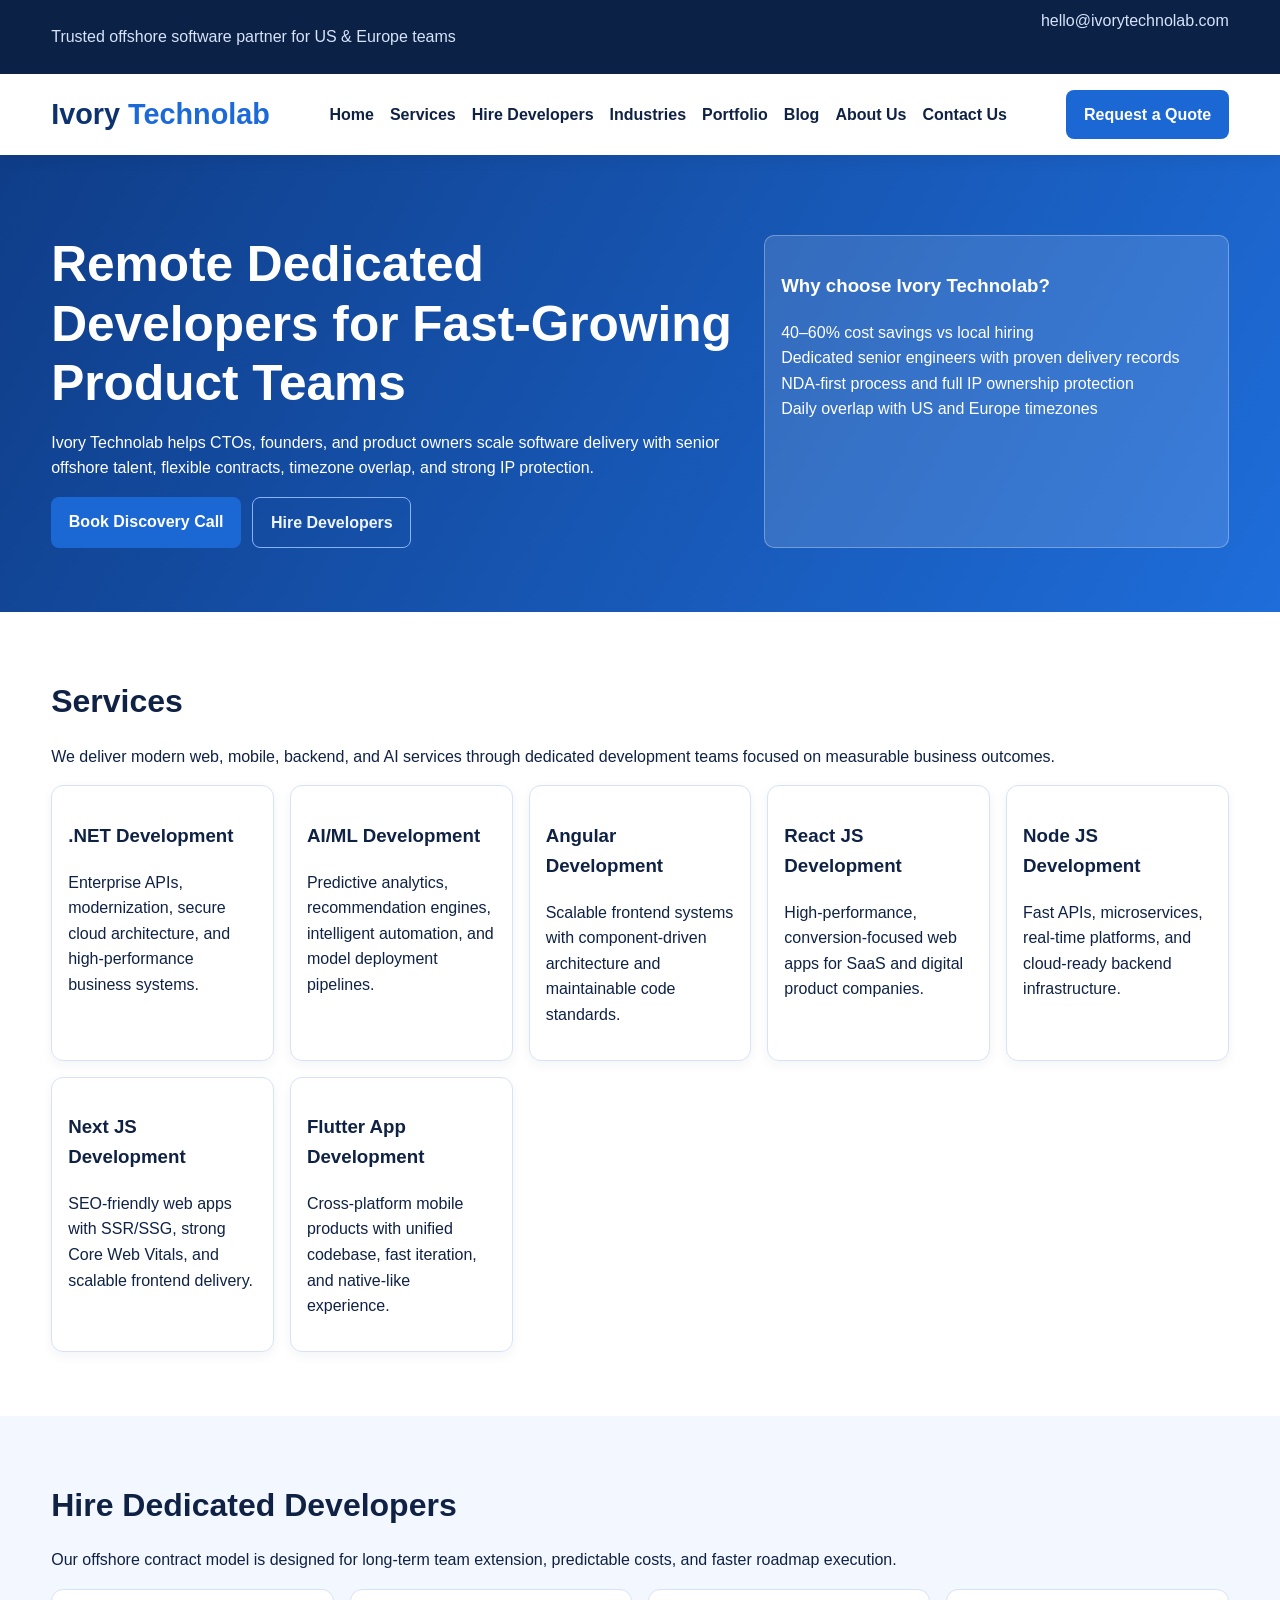
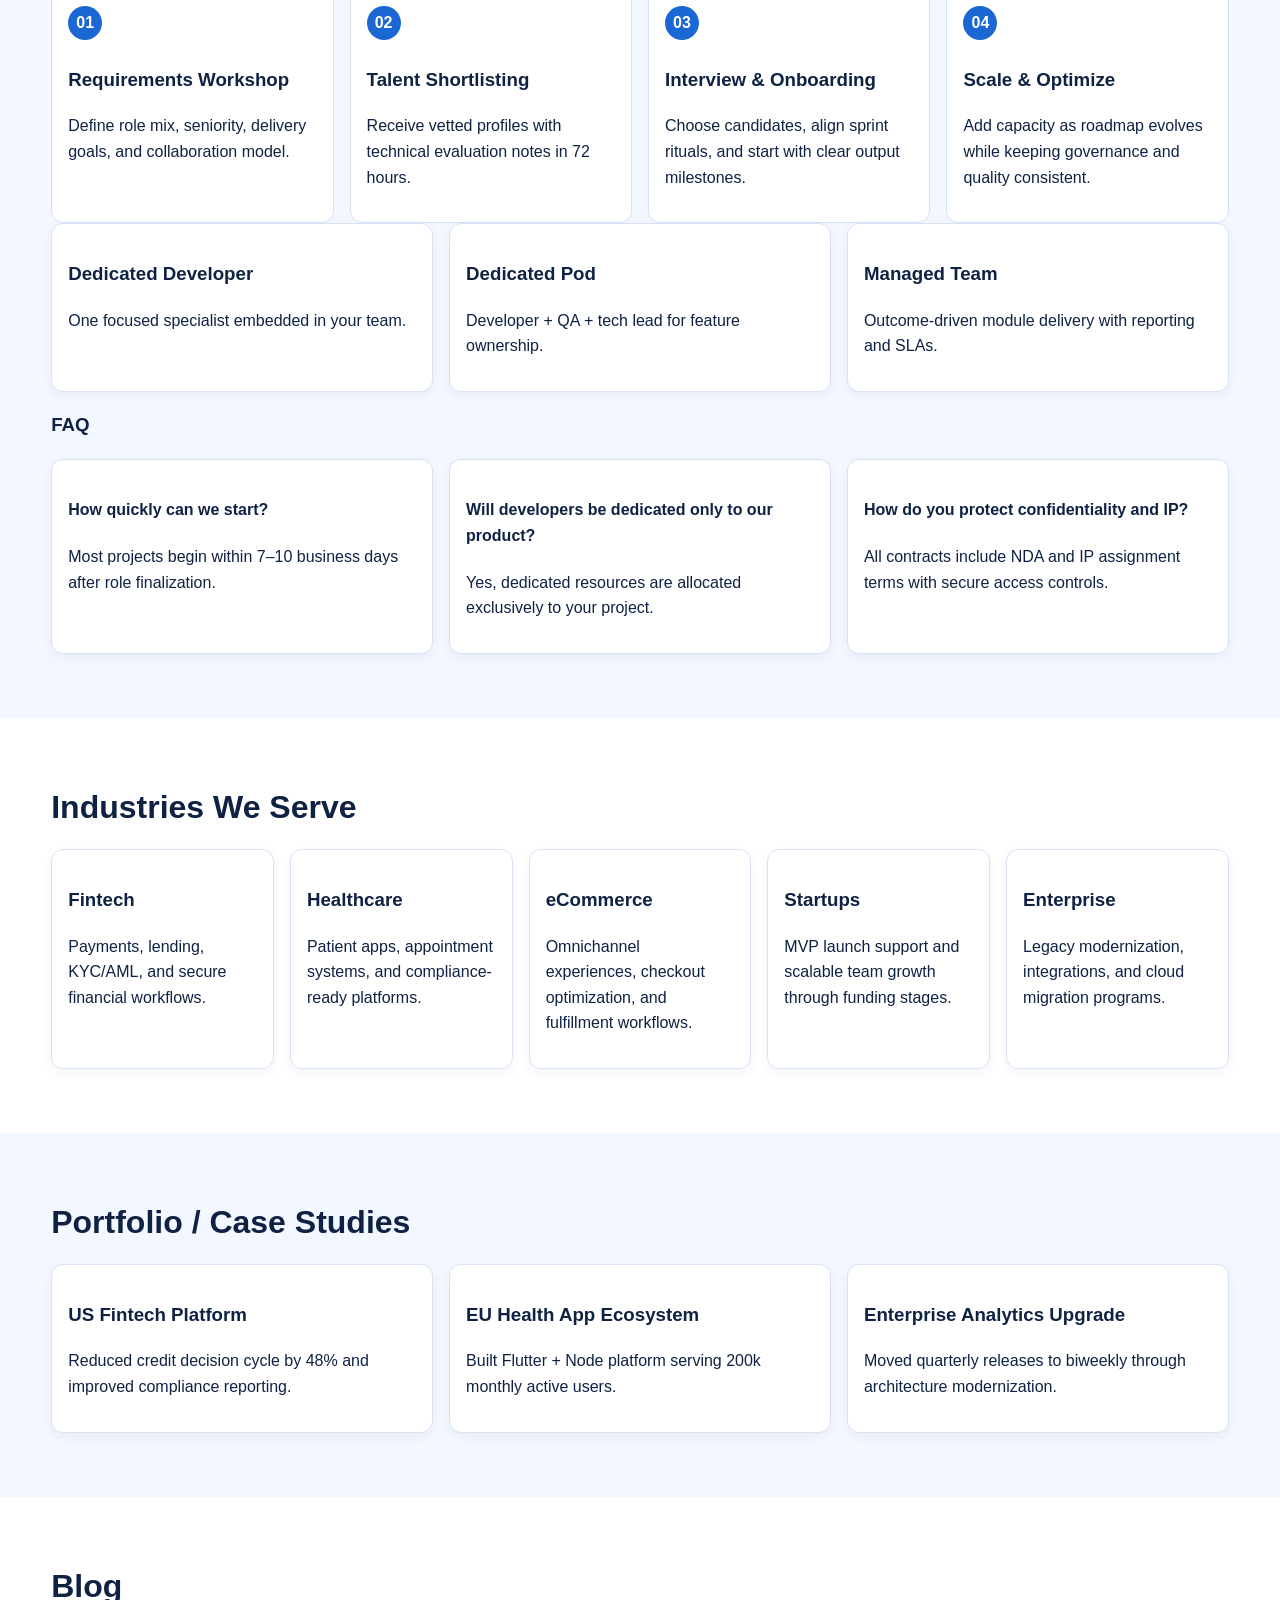
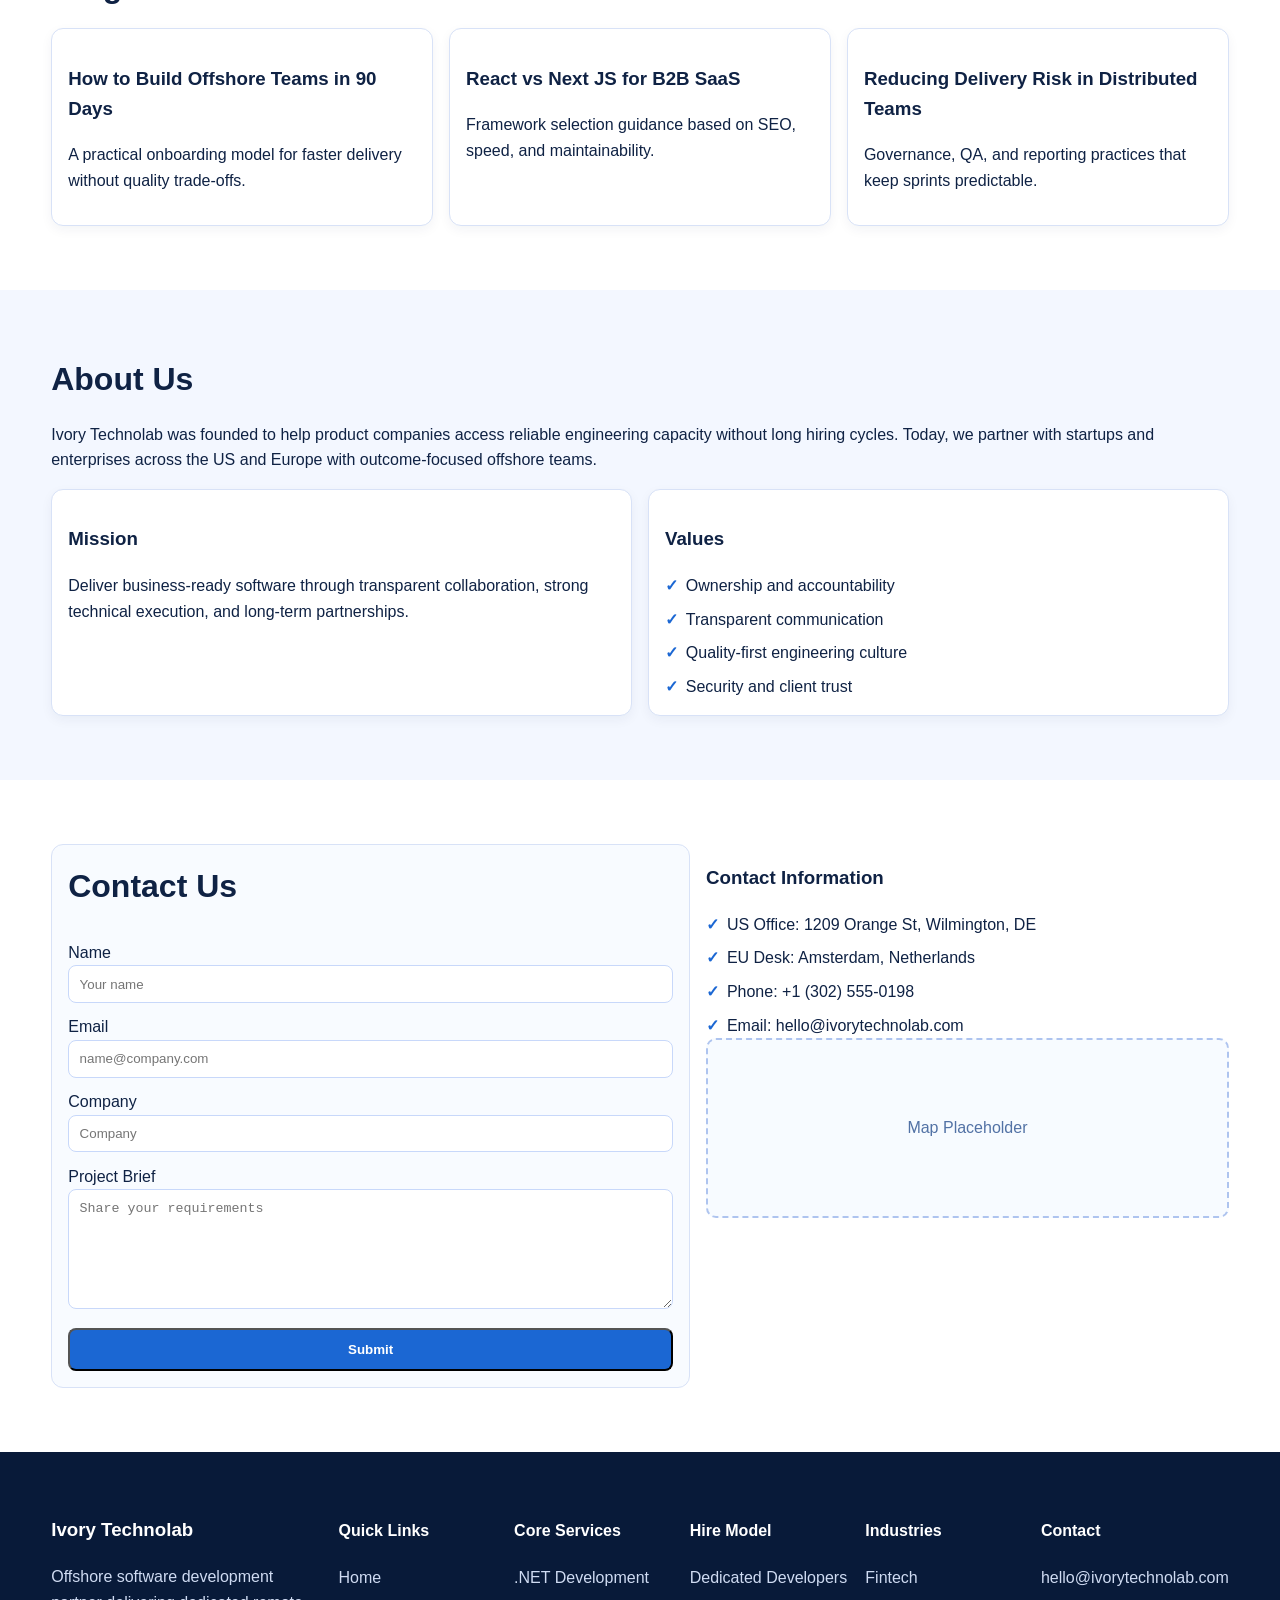
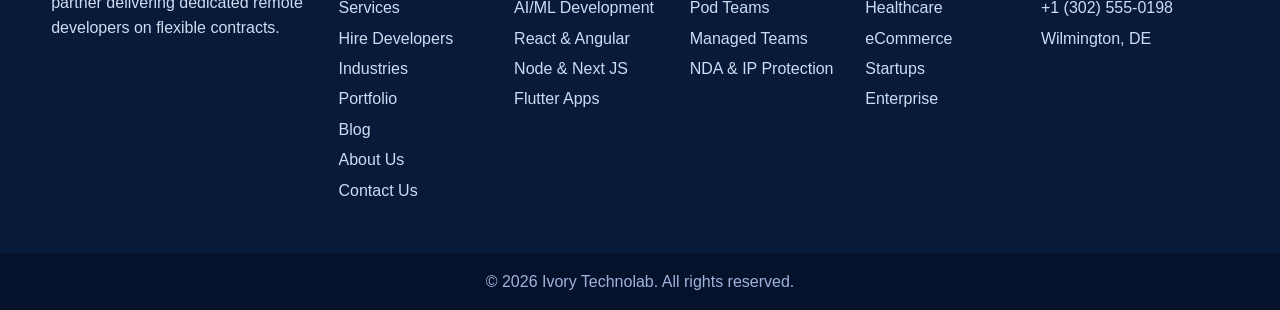
<file: index.html>
<!doctype html>
<html lang="en">
<head>
  <meta charset="UTF-8" />
  <meta name="viewport" content="width=device-width, initial-scale=1.0" />
  <title>Ivory Technolab | Offshore Software Development & Dedicated Remote Developers</title>
  <meta name="description" content="Ivory Technolab is an offshore software development company offering dedicated remote developers on contract for US and Europe businesses." />
  <link rel="stylesheet" href="assets/css/styles.css" />
</head>
<body>
<header class="site-header">
  <div class="topbar"><div class="container topbar-inner"><p>Trusted offshore software partner for US & Europe teams</p><a href="mailto:hello@ivorytechnolab.com">hello@ivorytechnolab.com</a></div></div>
  <div class="container nav-row">
    <a href="#home" class="logo">Ivory <span>Technolab</span></a>
    <button class="menu-toggle" aria-label="Toggle navigation">☰</button>
    <nav class="main-nav"><ul>
      <li><a href="#home">Home</a></li>
      <li><a href="#services">Services</a></li>
      <li><a href="#hire-developers">Hire Developers</a></li>
      <li><a href="#industries">Industries</a></li>
      <li><a href="#portfolio">Portfolio</a></li>
      <li><a href="#blog">Blog</a></li>
      <li><a href="#about">About Us</a></li>
      <li><a href="#contact">Contact Us</a></li>
    </ul></nav>
    <a class="btn btn-primary" href="#contact">Request a Quote</a>
  </div>
</header>

<main>
<section class="hero" id="home"><div class="container hero-grid"><div><h1>Remote Dedicated Developers for Fast-Growing Product Teams</h1><p>Ivory Technolab helps CTOs, founders, and product owners scale software delivery with senior offshore talent, flexible contracts, timezone overlap, and strong IP protection.</p><div class="hero-actions"><a class="btn btn-primary" href="#contact">Book Discovery Call</a><a class="btn btn-outline" href="#hire-developers">Hire Developers</a></div></div><aside class="hero-panel"><h3>Why choose Ivory Technolab?</h3><ul><li>40–60% cost savings vs local hiring</li><li>Dedicated senior engineers with proven delivery records</li><li>NDA-first process and full IP ownership protection</li><li>Daily overlap with US and Europe timezones</li></ul></aside></div></section>

<section class="section" id="services"><div class="container"><h2>Services</h2><p>We deliver modern web, mobile, backend, and AI services through dedicated development teams focused on measurable business outcomes.</p><div class="cards three">
<article class="card"><h3>.NET Development</h3><p>Enterprise APIs, modernization, secure cloud architecture, and high-performance business systems.</p></article>
<article class="card"><h3>AI/ML Development</h3><p>Predictive analytics, recommendation engines, intelligent automation, and model deployment pipelines.</p></article>
<article class="card"><h3>Angular Development</h3><p>Scalable frontend systems with component-driven architecture and maintainable code standards.</p></article>
<article class="card"><h3>React JS Development</h3><p>High-performance, conversion-focused web apps for SaaS and digital product companies.</p></article>
<article class="card"><h3>Node JS Development</h3><p>Fast APIs, microservices, real-time platforms, and cloud-ready backend infrastructure.</p></article>
<article class="card"><h3>Next JS Development</h3><p>SEO-friendly web apps with SSR/SSG, strong Core Web Vitals, and scalable frontend delivery.</p></article>
<article class="card"><h3>Flutter App Development</h3><p>Cross-platform mobile products with unified codebase, fast iteration, and native-like experience.</p></article>
</div></div></section>

<section class="section alt" id="hire-developers"><div class="container"><h2>Hire Dedicated Developers</h2><p>Our offshore contract model is designed for long-term team extension, predictable costs, and faster roadmap execution.</p><div class="steps"><article><span>01</span><h3>Requirements Workshop</h3><p>Define role mix, seniority, delivery goals, and collaboration model.</p></article><article><span>02</span><h3>Talent Shortlisting</h3><p>Receive vetted profiles with technical evaluation notes in 72 hours.</p></article><article><span>03</span><h3>Interview & Onboarding</h3><p>Choose candidates, align sprint rituals, and start with clear output milestones.</p></article><article><span>04</span><h3>Scale & Optimize</h3><p>Add capacity as roadmap evolves while keeping governance and quality consistent.</p></article></div><div class="cards three"><article class="card"><h3>Dedicated Developer</h3><p>One focused specialist embedded in your team.</p></article><article class="card"><h3>Dedicated Pod</h3><p>Developer + QA + tech lead for feature ownership.</p></article><article class="card"><h3>Managed Team</h3><p>Outcome-driven module delivery with reporting and SLAs.</p></article></div>
<h3>FAQ</h3><div class="faq-grid"><article class="faq-item"><h4>How quickly can we start?</h4><p>Most projects begin within 7–10 business days after role finalization.</p></article><article class="faq-item"><h4>Will developers be dedicated only to our product?</h4><p>Yes, dedicated resources are allocated exclusively to your project.</p></article><article class="faq-item"><h4>How do you protect confidentiality and IP?</h4><p>All contracts include NDA and IP assignment terms with secure access controls.</p></article></div></div></section>

<section class="section" id="industries"><div class="container"><h2>Industries We Serve</h2><div class="cards three"><article class="card"><h3>Fintech</h3><p>Payments, lending, KYC/AML, and secure financial workflows.</p></article><article class="card"><h3>Healthcare</h3><p>Patient apps, appointment systems, and compliance-ready platforms.</p></article><article class="card"><h3>eCommerce</h3><p>Omnichannel experiences, checkout optimization, and fulfillment workflows.</p></article><article class="card"><h3>Startups</h3><p>MVP launch support and scalable team growth through funding stages.</p></article><article class="card"><h3>Enterprise</h3><p>Legacy modernization, integrations, and cloud migration programs.</p></article></div></div></section>

<section class="section alt" id="portfolio"><div class="container"><h2>Portfolio / Case Studies</h2><div class="cards three"><article class="card"><h3>US Fintech Platform</h3><p>Reduced credit decision cycle by 48% and improved compliance reporting.</p></article><article class="card"><h3>EU Health App Ecosystem</h3><p>Built Flutter + Node platform serving 200k monthly active users.</p></article><article class="card"><h3>Enterprise Analytics Upgrade</h3><p>Moved quarterly releases to biweekly through architecture modernization.</p></article></div></div></section>

<section class="section" id="blog"><div class="container"><h2>Blog</h2><div class="cards three"><article class="card"><h3>How to Build Offshore Teams in 90 Days</h3><p>A practical onboarding model for faster delivery without quality trade-offs.</p></article><article class="card"><h3>React vs Next JS for B2B SaaS</h3><p>Framework selection guidance based on SEO, speed, and maintainability.</p></article><article class="card"><h3>Reducing Delivery Risk in Distributed Teams</h3><p>Governance, QA, and reporting practices that keep sprints predictable.</p></article></div></div></section>

<section class="section alt" id="about"><div class="container"><h2>About Us</h2><p>Ivory Technolab was founded to help product companies access reliable engineering capacity without long hiring cycles. Today, we partner with startups and enterprises across the US and Europe with outcome-focused offshore teams.</p><div class="cards two"><article class="card"><h3>Mission</h3><p>Deliver business-ready software through transparent collaboration, strong technical execution, and long-term partnerships.</p></article><article class="card"><h3>Values</h3><ul class="tick-list"><li>Ownership and accountability</li><li>Transparent communication</li><li>Quality-first engineering culture</li><li>Security and client trust</li></ul></article></div></div></section>

<section class="section" id="contact"><div class="container contact-grid"><form class="contact-form"><h2>Contact Us</h2><label>Name<input type="text" placeholder="Your name"/></label><label>Email<input type="email" placeholder="name@company.com"/></label><label>Company<input type="text" placeholder="Company"/></label><label>Project Brief<textarea placeholder="Share your requirements"></textarea></label><button class="btn btn-primary" type="button">Submit</button></form><aside><h3>Contact Information</h3><ul class="tick-list"><li>US Office: 1209 Orange St, Wilmington, DE</li><li>EU Desk: Amsterdam, Netherlands</li><li>Phone: +1 (302) 555-0198</li><li>Email: hello@ivorytechnolab.com</li></ul><div class="map-placeholder">Map Placeholder</div></aside></div></section>
</main>

<footer class="site-footer"><div class="container footer-grid"><section><h3>Ivory Technolab</h3><p>Offshore software development partner delivering dedicated remote developers on flexible contracts.</p></section><section><h4>Quick Links</h4><ul><li><a href="#home">Home</a></li><li><a href="#services">Services</a></li><li><a href="#hire-developers">Hire Developers</a></li><li><a href="#industries">Industries</a></li><li><a href="#portfolio">Portfolio</a></li><li><a href="#blog">Blog</a></li><li><a href="#about">About Us</a></li><li><a href="#contact">Contact Us</a></li></ul></section><section><h4>Core Services</h4><ul><li>.NET Development</li><li>AI/ML Development</li><li>React & Angular</li><li>Node & Next JS</li><li>Flutter Apps</li></ul></section><section><h4>Hire Model</h4><ul><li>Dedicated Developers</li><li>Pod Teams</li><li>Managed Teams</li><li>NDA & IP Protection</li></ul></section><section><h4>Industries</h4><ul><li>Fintech</li><li>Healthcare</li><li>eCommerce</li><li>Startups</li><li>Enterprise</li></ul></section><section><h4>Contact</h4><ul><li>hello@ivorytechnolab.com</li><li>+1 (302) 555-0198</li><li>Wilmington, DE</li></ul></section></div><div class="copyright">© 2026 Ivory Technolab. All rights reserved.</div></footer>
<script src="assets/js/main.js"></script>
</body>
</html>
</file>
<file: assets/css/styles.css>
*{box-sizing:border-box}body{margin:0;font-family:Arial,Helvetica,sans-serif;color:#0f2244;line-height:1.6}a{text-decoration:none;color:inherit}ul{list-style:none;padding:0;margin:0}.container{width:min(1180px,92%);margin:0 auto}
.topbar{background:#0b2146;color:#d7e3fb}.topbar-inner{display:flex;justify-content:space-between;padding:.5rem 0;gap:1rem}.site-header{position:sticky;top:0;background:#fff;z-index:50;box-shadow:0 2px 16px rgba(0,0,0,.08)}.nav-row{display:flex;align-items:center;gap:1rem;padding:1rem 0}.logo{font-size:1.8rem;font-weight:800;color:#0d3270}.logo span{color:#1c69d8}.main-nav{flex:1}.main-nav ul{display:flex;gap:1rem;justify-content:center;align-items:center}.main-nav a{font-weight:600}.btn{padding:.75rem 1.1rem;border-radius:8px;font-weight:700;display:inline-block}.btn-primary{background:#1b67d3;color:#fff}.btn-outline{border:1px solid #86b3ff;color:#ecf4ff}
.menu-toggle{display:none;background:none;border:none;font-size:1.5rem}
.hero{padding:5rem 0 4rem;background:linear-gradient(120deg,#0f3d88,#1e6dda);color:#fff}.hero-grid{display:grid;grid-template-columns:1.2fr .8fr;gap:1rem}.hero h1{font-size:clamp(2rem,4vw,3.1rem);line-height:1.2;margin:0 0 .8rem}.hero-panel{background:rgba(255,255,255,.13);border:1px solid rgba(255,255,255,.3);padding:1rem;border-radius:10px}.hero-actions{display:flex;gap:.7rem;flex-wrap:wrap}
.section{padding:4rem 0}.alt{background:#f3f7ff}h2{font-size:2rem;margin:0 0 1rem}.cards{display:grid;gap:1rem}.cards.two{grid-template-columns:repeat(auto-fit,minmax(250px,1fr))}.cards.three{grid-template-columns:repeat(auto-fit,minmax(220px,1fr))}.card,.faq-item{background:#fff;border:1px solid #d8e2f7;border-radius:12px;padding:1rem;box-shadow:0 4px 12px rgba(10,30,70,.05)}
.steps{display:grid;grid-template-columns:repeat(auto-fit,minmax(210px,1fr));gap:1rem}.steps article{background:#fff;border:1px solid #d8e2f7;border-radius:12px;padding:1rem}.steps span{display:inline-grid;place-items:center;width:34px;height:34px;border-radius:50%;background:#1b67d3;color:#fff;font-weight:700;margin-bottom:.4rem}
.faq-grid{display:grid;grid-template-columns:repeat(auto-fit,minmax(220px,1fr));gap:1rem}.tick-list{display:grid;gap:.5rem}.tick-list li{padding-left:1.3rem;position:relative}.tick-list li:before{content:'✓';position:absolute;left:0;color:#1b67d3;font-weight:700}
.contact-grid{display:grid;grid-template-columns:1.1fr .9fr;gap:1rem}.contact-form{border:1px solid #d8e2f7;background:#f8fbff;border-radius:12px;padding:1rem;display:grid;gap:.7rem}.contact-form input,.contact-form textarea{width:100%;padding:.65rem;border:1px solid #c8d8fa;border-radius:8px}.contact-form textarea{min-height:120px}.map-placeholder{min-height:180px;border:2px dashed #aec4ef;border-radius:10px;display:grid;place-items:center;color:#5272a5;background:#f7fbff}
.site-footer{background:#081a39;color:#cfdbf2}.footer-grid{display:grid;grid-template-columns:1.7fr repeat(5,1fr);gap:1rem;padding:2.8rem 0}.site-footer h3,.site-footer h4{color:#fff}.site-footer li{margin:.3rem 0}.copyright{text-align:center;padding:1rem;background:#06122b;color:#9fb4dc}
@media(max-width:980px){.hero-grid,.contact-grid{grid-template-columns:1fr}.menu-toggle{display:block}.main-nav{display:none;position:absolute;top:102px;left:4%;right:4%;background:#fff;border:1px solid #d8e2f7;border-radius:10px;padding:1rem}.main-nav.open{display:block}.main-nav ul{flex-direction:column;align-items:flex-start}.nav-row>.btn{display:none}.footer-grid{grid-template-columns:repeat(2,1fr)}}
@media(max-width:640px){.topbar-inner{flex-direction:column;align-items:flex-start}.footer-grid{grid-template-columns:1fr}}
</file>
